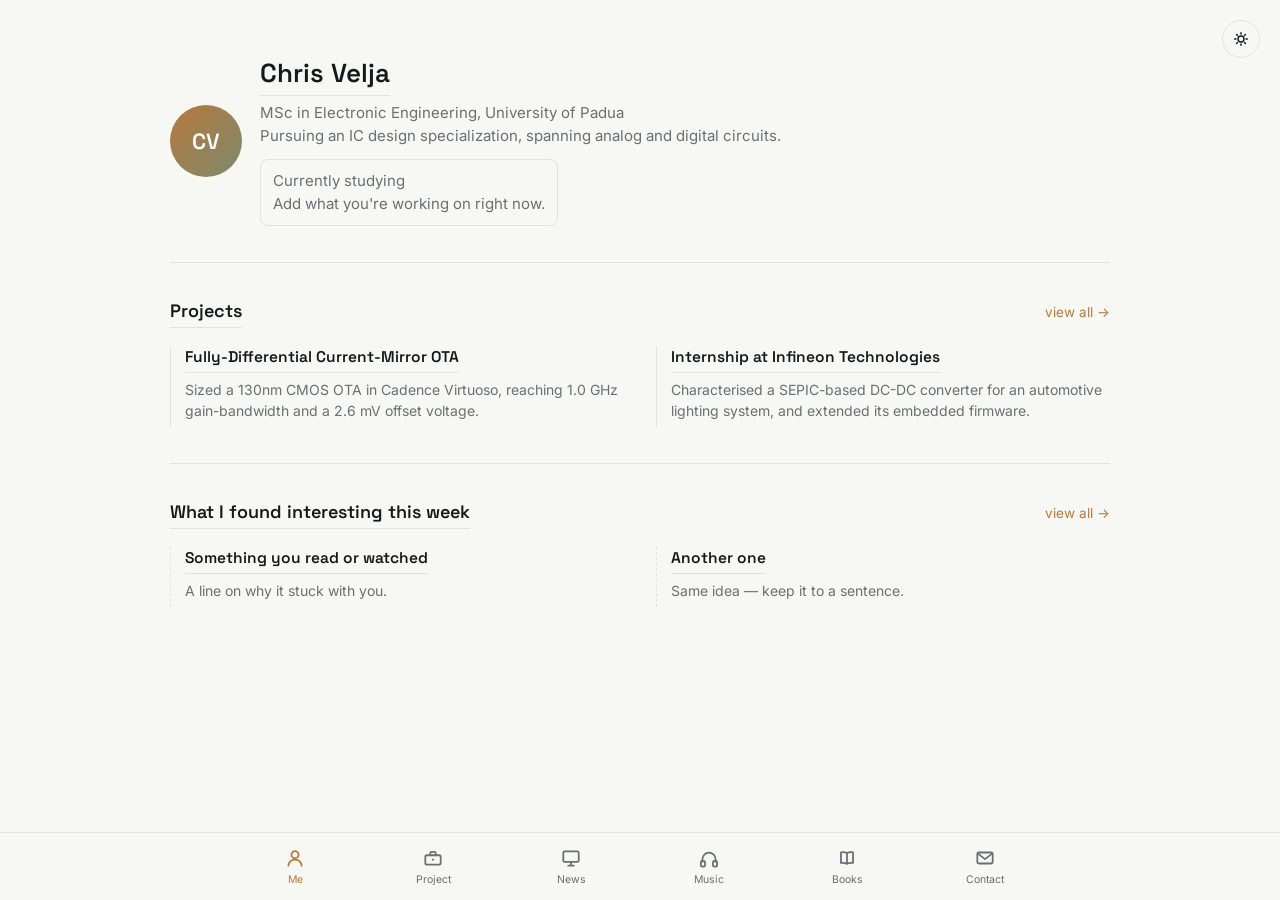
<file: index.html>
<!DOCTYPE html>
<html lang="en">
<head>
<meta charset="UTF-8">
<meta name="viewport" content="width=device-width, initial-scale=1, viewport-fit=cover">
<title>Chris Velja</title>
<link rel="preconnect" href="https://fonts.googleapis.com">
<link rel="preconnect" href="https://fonts.gstatic.com" crossorigin>
<link href="https://fonts.googleapis.com/css2?family=Inter:wght@400;500;600&family=Space+Grotesk:wght@500;600;700&display=swap" rel="stylesheet">
<link rel="stylesheet" href="styles.css">
</head>
<body>

<button class="theme-toggle" id="theme-toggle" aria-label="Toggle color theme">
  <svg id="icon-sun" viewBox="0 0 20 20" fill="none" stroke="currentColor" stroke-width="1.6" stroke-linecap="round"><circle cx="10" cy="10" r="3.3"/><path d="M10 3v1.4M10 15.6V17M3 10h1.4M15.6 10H17M5.1 5.1l1 1M13.9 13.9l1 1M14.9 5.1l-1 1M6.1 13.9l-1 1"/></svg>
  <svg id="icon-moon" viewBox="0 0 20 20" fill="none" stroke="currentColor" stroke-width="1.6" stroke-linecap="round" stroke-linejoin="round" style="display:none"><path d="M15.5 11.8A6 6 0 0 1 8.2 4.5a6 6 0 1 0 7.3 7.3Z"/></svg>
</button>

<div class="shell">

  <section class="page" id="page-me">
    <div class="hero">
      <div class="avatar">CV</div>
      <div>
        <h1>Chris Velja</h1>
        <p>MSc in Electronic Engineering, University of Padua<br>Pursuing an IC design specialization, spanning analog and digital circuits.</p>
        <div class="study-box">
          <p class="study-label">Currently studying</p>
          <p class="study-text">Add what you're working on right now.</p>
        </div>
      </div>
    </div>

    <hr>
    <div class="section-head">
      <h2>Projects</h2>
      <button class="view-all" data-goto="project">view all →</button>
    </div>
    <div class="list">
      <div class="item">
        <h3>Fully-Differential Current-Mirror OTA</h3>
        <p>Sized a 130nm CMOS OTA in Cadence Virtuoso, reaching 1.0&nbsp;GHz gain-bandwidth and a 2.6&nbsp;mV offset voltage.</p>
      </div>
      <div class="item">
        <h3>Internship at Infineon Technologies</h3>
        <p>Characterised a SEPIC-based DC-DC converter for an automotive lighting system, and extended its embedded firmware.</p>
      </div>
    </div>

    <hr>
    <div class="section-head">
      <h2>What I found interesting this week</h2>
      <button class="view-all" data-goto="news">view all →</button>
    </div>
    <div class="list">
      <div class="item is-placeholder">
        <h3>Something you read or watched</h3>
        <p>A line on why it stuck with you.</p>
      </div>
      <div class="item is-placeholder">
        <h3>Another one</h3>
        <p>Same idea — keep it to a sentence.</p>
      </div>
    </div>
  </section>

  <section class="page" id="page-project" hidden>
    <h2 class="page-title">Projects</h2>
    <p class="page-sub">Internships &amp; academic projects</p>

    <h3 class="subsection-title">Internships</h3>
    <div class="list">
      <div class="item">
        <h3>Internship at Infineon Technologies</h3>
        <p>Engineering intern, Power Electronics &amp; Embedded Firmware (Mar–Jun 2025). Characterised a SEPIC-based DC-DC converter for an automotive Adaptive Driving Beam system, extended its embedded firmware (C, DAvE&nbsp;IDE), and validated switching behaviour on the bench.</p>
      </div>
    </div>

    <h3 class="subsection-title">Academic Projects</h3>
    <div class="list">
      <div class="item">
        <h3>CMOS Current Mirrors</h3>
        <p>Analysed a basic current mirror's DC/AC behaviour and its sensitivity to process spread and device mismatch, then designed a wide-swing cascode version meeting a 100&nbsp;kΩ output-resistance target.</p>
        <a href="01_CM_Current_Mirrors.pdf" target="_blank" rel="noopener">View PDF</a>
      </div>
      <div class="item">
        <h3>Fully-Differential Current-Mirror OTA</h3>
        <p>Sized a fully-differential current-mirror OTA in 130nm CMOS, achieving 1.0&nbsp;GHz gain-bandwidth, 31.4&nbsp;dB DC gain, and a 2.6&nbsp;mV offset voltage via Monte Carlo mismatch analysis.</p>
        <a href="02_Fully_Differential_CM_OTA.pdf" target="_blank" rel="noopener">View PDF</a>
      </div>
      <div class="item">
        <h3>Two-Stage OTA with Miller Compensation</h3>
        <p>Designed a two-stage, Miller-compensated OTA for a capacitive feedback amplifier, meeting the 70° phase margin, static/dynamic error, and sub-2&nbsp;mV offset specifications.</p>
        <a href="03_Two_Stage_OTA_Feedback_Amplifier.pdf" target="_blank" rel="noopener">View PDF</a>
      </div>
      <div class="item">
        <h3>Low-Voltage Bandgap Voltage Reference</h3>
        <p>Designed and calibrated an LV-BGR to 799.8&nbsp;mV, tuning its resistors to bring the temperature coefficient down to about 5.8&nbsp;ppm/°C.</p>
        <a href="04_Low_Voltage_Bandgap_Reference.pdf" target="_blank" rel="noopener">View PDF</a>
      </div>
      <div class="item is-placeholder">
        <h3>Next project</h3>
        <p>Short intro — what it is, what you used, what you learned.</p>
        <a href="#">View PDF</a>
      </div>
    </div>
  </section>

  <section class="page" id="page-news" hidden>
    <h2 class="page-title">News</h2>
    <p class="page-sub">Videos, talks and things worth a watch</p>
    <div class="list">
      <div class="item">
        <h3>ISSCC 2026: NVIDIA &amp; Broadcom CPO, and more</h3>
        <p>SemiAnalysis's roundup of ISSCC 2026 — NVIDIA and Broadcom's co-packaged optics work, alongside HBM4, LPDDR6, and new die-to-die interconnect papers from Intel, TSMC, and Microsoft.</p>
        <a href="https://newsletter.semianalysis.com/p/isscc-2026-nvidia-and-broadcom-cpo" target="_blank" rel="noopener">Read it</a>
      </div>
      <div class="item is-placeholder"><h3>Another one</h3><p>Same idea — keep it to a sentence.</p></div>
    </div>
  </section>

  <section class="page" id="page-music" hidden>
    <div class="music-head">
      <h2 class="page-title">Music</h2>
      <div class="service-toggle" role="group" aria-label="Preferred music service">
        <button class="svc-btn" data-svc="spotify">Spotify</button>
        <button class="svc-btn" data-svc="apple">Apple Music</button>
      </div>
    </div>

    <div class="spotify-connect" id="music-empty">
      <p>No listening data yet — check back soon.</p>
    </div>

    <div id="music-shelf" hidden>
      <p class="day-label" id="music-day-label">Today</p>
      <div class="vinyl-stage"><div class="vinyl-track" id="vinyl-track"></div></div>
      <p class="hint">Drag left or right to see other sets of 4 — click a record to open it.</p>
    </div>

    <div class="vinyl-detail" id="vinyl-detail" hidden>
      <button class="back-chevron" id="vinyl-back" aria-label="Back to shelf">‹</button>
      <div class="vinyl-disc-pop" id="vinyl-disc-pop"></div>
      <div class="vinyl-info">
        <p class="vinyl-played" id="vinyl-played"></p>
        <h3 id="vinyl-title"></h3>
        <p id="vinyl-artist"></p>
        <div class="play-row">
          <button class="play-circle" id="vinyl-play" aria-label="Play">▶</button>
          <span class="waveform" aria-hidden="true"><span></span><span></span><span></span><span></span><span></span><span></span><span></span><span></span><span></span><span></span></span>
        </div>
        <p class="hint">Drag left or right to flip through the other records.</p>
      </div>
    </div>
  </section>

  <section class="page" id="page-books" hidden>
    <h2 class="page-title">Books</h2>
    <div class="book-spread" id="book-spread">
      <div class="book-side book-left"><div class="book-cover" id="book-cover"></div></div>
      <div class="book-side book-right">
        <h3 id="book-title"></h3>
        <p class="book-author" id="book-author"></p>
        <p class="book-about" id="book-about"></p>
        <a class="contact-link" id="book-link" href="#" target="_blank" rel="noopener">See / buy it</a>
      </div>
    </div>
    <div class="flip-nav">
      <button class="flip-arrow" id="book-prev" aria-label="Previous book">‹</button>
      <button class="flip-arrow" id="book-next" aria-label="Next book">›</button>
    </div>
    <p class="hint">Drag left or right, or use the arrows, to flip to another book.</p>
  </section>

  <section class="page" id="page-contact" hidden>
    <h2 class="page-title">Contact</h2>
    <p class="page-sub">Best way to reach me</p>
    <a class="contact-link" href="mailto:chris@example.com">chris@example.com</a><br>
    <a class="contact-link" href="#">linkedin.com/in/your-handle</a>
  </section>

</div>

<nav class="tabbar" aria-label="Primary">
  <button class="nav-btn" data-page="me" aria-label="Me">
    <svg viewBox="0 0 20 20" fill="none" stroke="currentColor" stroke-width="1.6" stroke-linecap="round" stroke-linejoin="round"><circle cx="10" cy="7" r="3.2"/><path d="M4 17c0-3.3 2.7-5.5 6-5.5s6 2.2 6 5.5"/></svg>
    Me
  </button>
  <button class="nav-btn" data-page="project" aria-label="Project">
    <svg viewBox="0 0 20 20" fill="none" stroke="currentColor" stroke-width="1.6" stroke-linecap="round" stroke-linejoin="round"><rect x="3" y="7.5" width="14" height="8.5" rx="1.5"/><path d="M7.5 7.5V5.7A1.2 1.2 0 0 1 8.7 4.5h2.6A1.2 1.2 0 0 1 12.5 5.7v1.8"/><rect x="9" y="10.6" width="2" height="1.6" rx="0.3" fill="currentColor" stroke="none"/></svg>
    Project
  </button>
  <button class="nav-btn" data-page="news" aria-label="News">
    <svg viewBox="0 0 20 20" fill="none" stroke="currentColor" stroke-width="1.6" stroke-linecap="round" stroke-linejoin="round"><rect x="3" y="4" width="14" height="9.5" rx="1.2"/><path d="M7.5 17h5M10 13.5V17"/></svg>
    News
  </button>
  <button class="nav-btn" data-page="music" aria-label="Music">
    <svg viewBox="0 0 20 20" fill="none" stroke="currentColor" stroke-width="1.6" stroke-linecap="round" stroke-linejoin="round"><path d="M4 13.5v-2.3a6 6 0 0 1 12 0v2.3"/><rect x="2.6" y="12.6" width="3.8" height="5.2" rx="1.5"/><rect x="13.6" y="12.6" width="3.8" height="5.2" rx="1.5"/></svg>
    Music
  </button>
  <button class="nav-btn" data-page="books" aria-label="Books">
    <svg viewBox="0 0 20 20" fill="none" stroke="currentColor" stroke-width="1.6" stroke-linecap="round" stroke-linejoin="round"><path d="M10 5.5c-1.4-.8-3.4-1-5.5-.7v9.7c2.1-.3 4.1-.1 5.5.7 1.4-.8 3.4-1 5.5-.7V4.8c-2.1-.3-4.1-.1-5.5.7Z"/><path d="M10 5.5v9.7"/></svg>
    Books
  </button>
  <button class="nav-btn" data-page="contact" aria-label="Contact">
    <svg viewBox="0 0 20 20" fill="none" stroke="currentColor" stroke-width="1.6" stroke-linecap="round" stroke-linejoin="round"><rect x="3" y="5" width="14" height="10" rx="1.5"/><path d="M3.5 6l6.5 5 6.5-5"/></svg>
    Contact
  </button>
</nav>

<script src="script.js"></script>
</body>
</html>
</file>
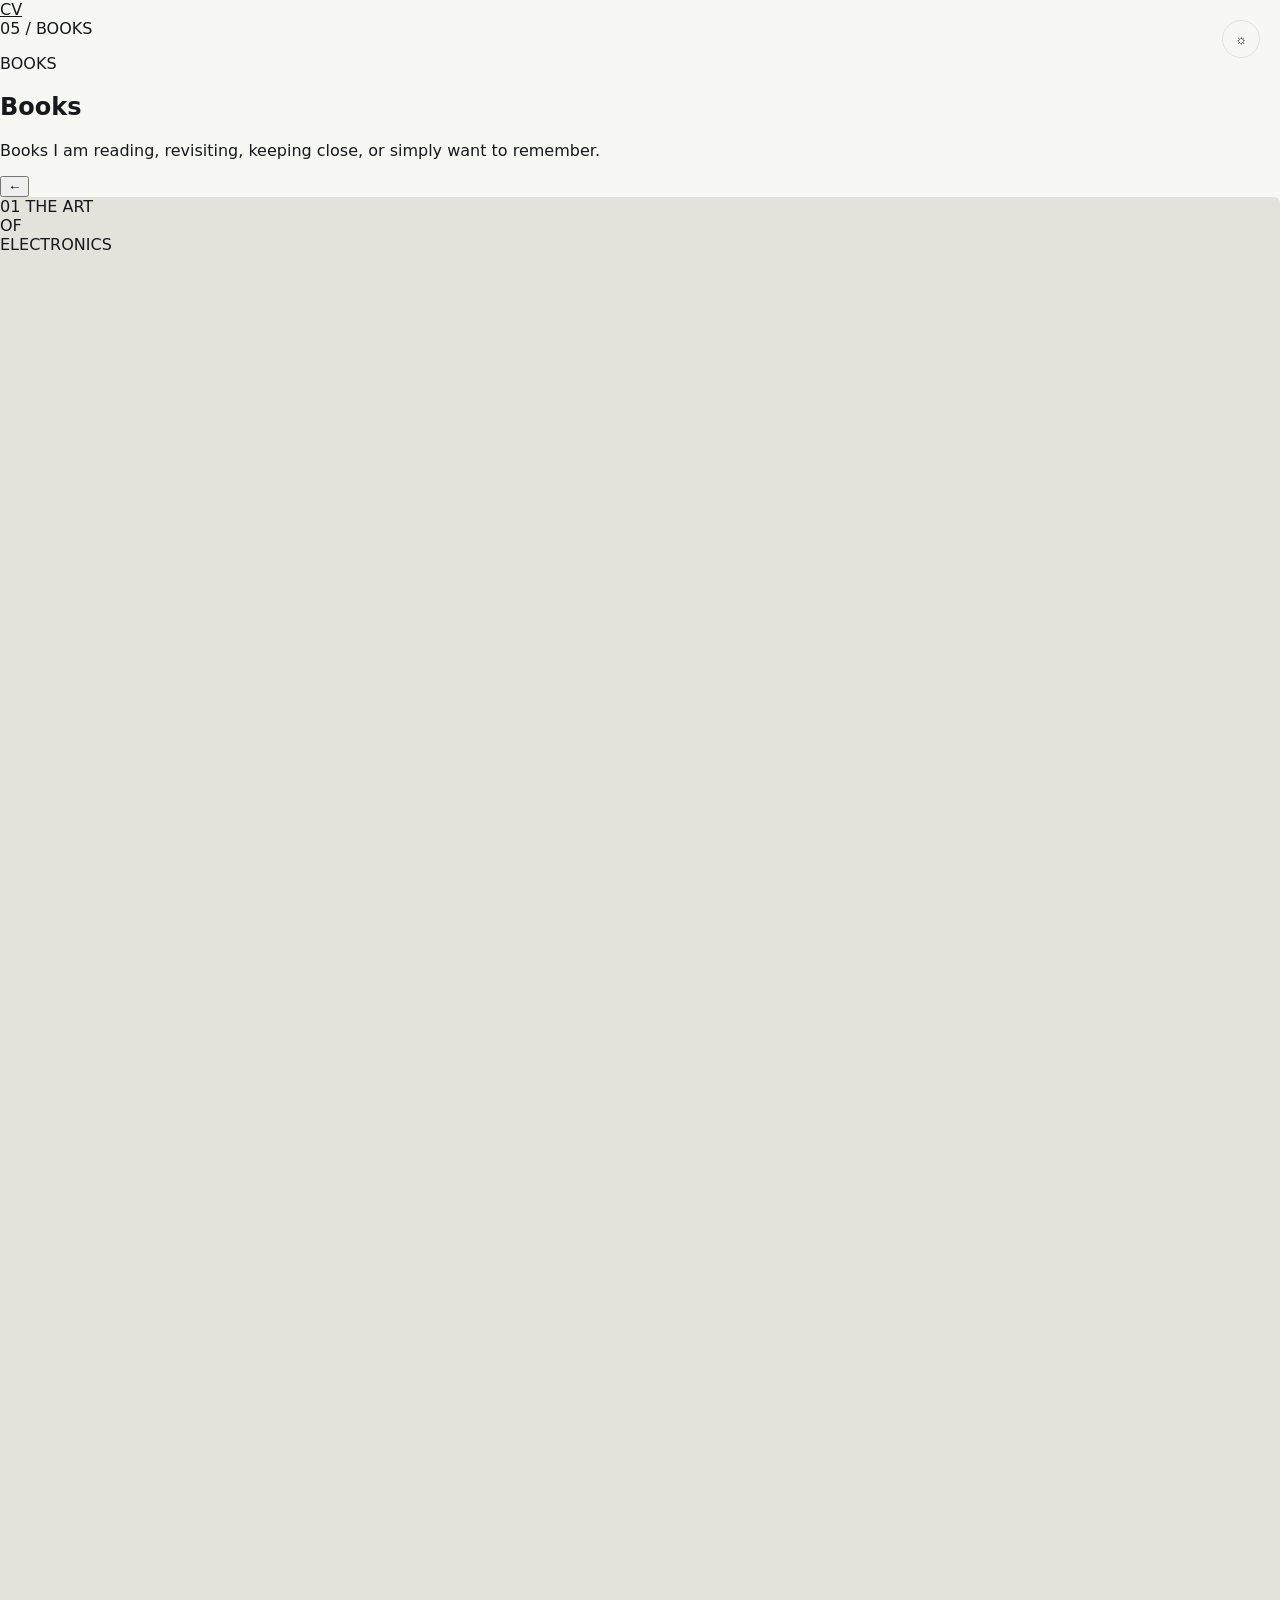
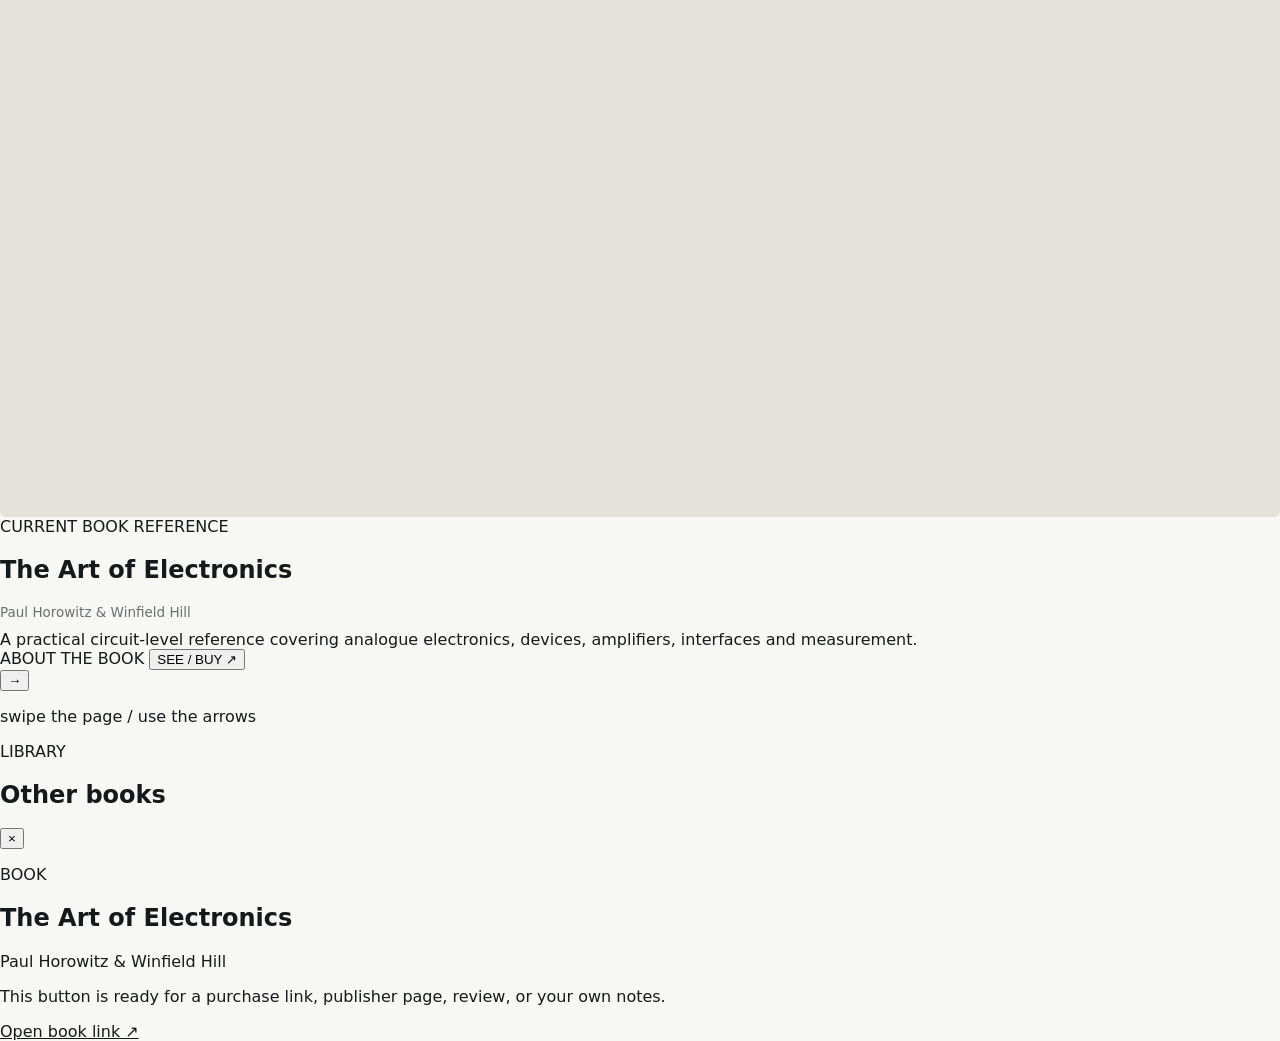
<file: books.html>
<!DOCTYPE html>
<html lang="en">
<head>
<meta charset="UTF-8">
<meta name="viewport" content="width=device-width, initial-scale=1.0">
<meta name="description" content="Chris Velja — Books.">
<title>Chris Velja — Books</title>
<link rel="stylesheet" href="styles.css?v=20260920b">
</head>
<body data-page="books" class="books-page-shell">
<header class="topbar">
  <a class="wordmark" href="index.html">CV</a>
  <div class="top-actions">
    <span class="page-index">05 / BOOKS</span>
    <button class="theme-toggle" data-theme-toggle aria-label="Toggle dark/light mode">
      <span data-theme-icon>☼</span>
    </button>
  </div>
</header>

<main class="books-main">
  <section class="books-intro">
    <div>
      <p class="mini">BOOKS</p>
      <h1>Books</h1>
    </div>
    <p>Books I am reading, revisiting, keeping close, or simply want to remember.</p>
  </section>

  <section class="book-feature" aria-label="Featured book">
    <button class="book-arrow book-arrow-left" data-book-prev aria-label="Previous book">←</button>

    <div class="open-book" data-book-spread tabindex="0" aria-label="Book viewer. Swipe or use the arrows to change books.">
      <div class="book-page-left">
        <div class="book-cover" data-current-book-cover>
          <span class="cover-number">01</span>
          <span class="cover-title">THE ART<br>OF<br>ELECTRONICS</span>
        </div>
        <span class="book-shadow"></span>
      </div>

      <div class="book-spine" aria-hidden="true"></div>

      <div class="book-page-right">
        <div class="book-page-topline">
          <span class="mini">CURRENT BOOK</span>
          <span data-current-book-year>REFERENCE</span>
        </div>
        <h2 data-current-book-title>The Art of Electronics</h2>
        <p class="book-author" data-current-book-author>Paul Horowitz &amp; Winfield Hill</p>
        <div class="book-description" data-current-book-description>
          A practical circuit-level reference covering analogue electronics, devices, amplifiers, interfaces and measurement.
        </div>
        <div class="book-bottom">
          <span class="mini">ABOUT THE BOOK</span>
          <button data-book-open>SEE / BUY ↗</button>
        </div>
      </div>
    </div>

    <button class="book-arrow book-arrow-right" data-book-next aria-label="Next book">→</button>
    <p class="book-swipe-hint">swipe the page / use the arrows</p>
  </section>

  <section class="book-archive">
    <div class="section-heading">
      <div>
        <p class="mini">LIBRARY</p>
        <h2>Other books</h2>
      </div>
      <span class="archive-count" data-book-count></span>
    </div>
    <div class="book-shelf" data-book-archive></div>
  </section>
</main>

<div class="book-modal" data-book-modal aria-hidden="true">
  <div class="book-modal-backdrop" data-book-close></div>
  <section class="book-modal-card" role="dialog" aria-modal="true" aria-labelledby="book-modal-title">
    <button class="service-close" data-book-close aria-label="Close">×</button>
    <p class="mini">BOOK</p>
    <h2 id="book-modal-title">The Art of Electronics</h2>
    <p id="book-modal-author">Paul Horowitz &amp; Winfield Hill</p>
    <p class="modal-note">This button is ready for a purchase link, publisher page, review, or your own notes.</p>
    <a class="book-modal-link" href="#" target="_blank" rel="noreferrer" data-book-link>Open book link ↗</a>
  </section>
</div>

<div data-nav-placeholder></div>
<script src="data/content.js?v=20260920b"></script>
<script src="js/site.js?v=20260920b"></script>
</body>
</html>
</file>
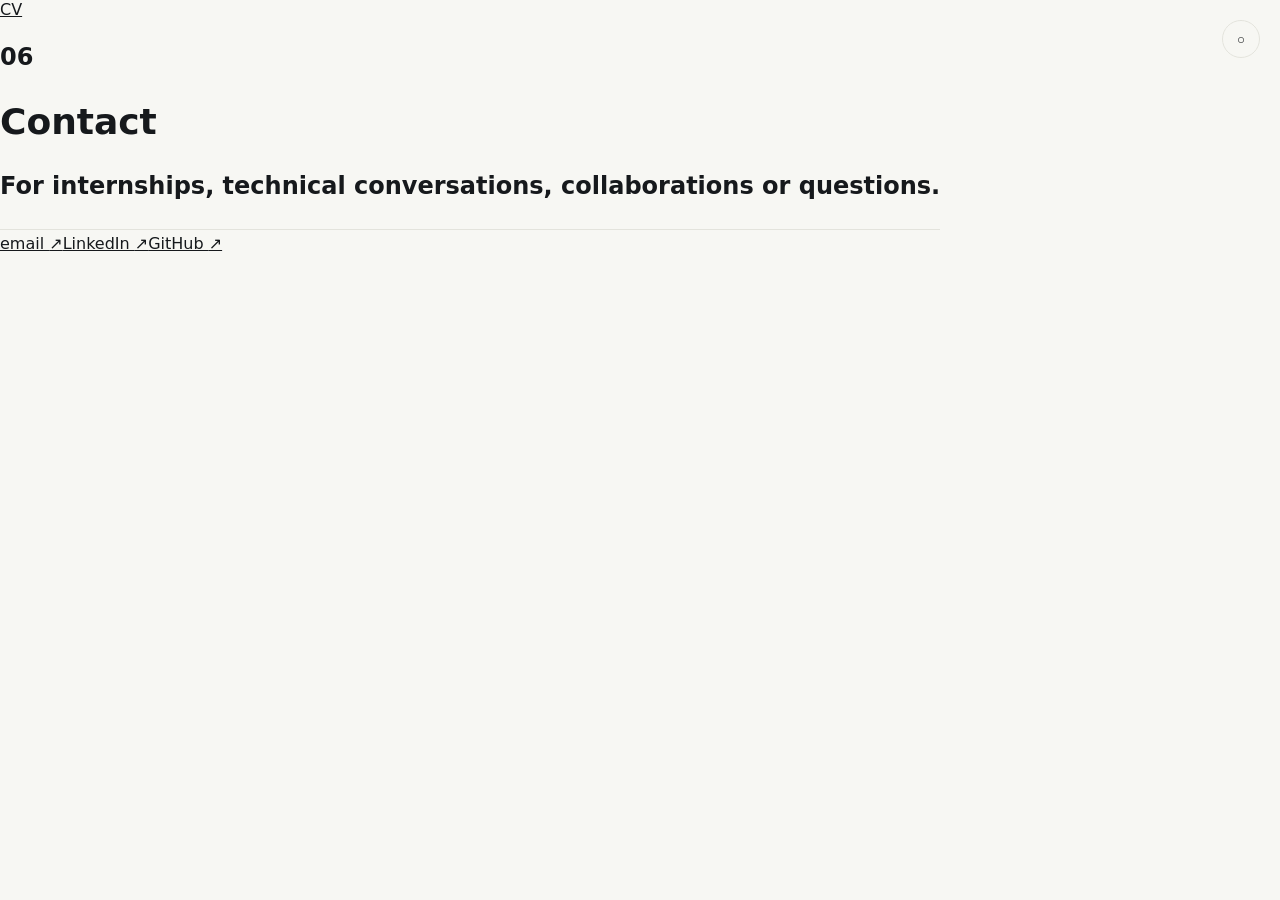
<file: contact.html>
<!DOCTYPE html>
<html lang="en"><head><meta charset="UTF-8"><meta name="viewport" content="width=device-width,initial-scale=1.0"><title>Chris Velja — Contact</title><link rel="stylesheet" href="styles.css?v=20260920b"></head>
<body data-page="contact"><header class="topbar"><a class="wordmark" href="index.html">CV</a><button class="theme-toggle" data-theme-toggle aria-label="Toggle dark/light mode"><span data-theme-icon>○</span></button></header>
<main class="inner-page contact-page"><section class="page-title"><p class="mini">06</p><h1>Contact</h1><p>For internships, technical conversations, collaborations or questions.</p></section><section class="contact-links"><a href="mailto:chris.velja@studenti.unipd.it">email <span>↗</span></a><a href="https://www.linkedin.com/in/veljachris/" target="_blank">LinkedIn <span>↗</span></a><a href="https://github.com/chrisvelja" target="_blank">GitHub <span>↗</span></a></section></main><div data-nav-placeholder></div><script src="data/content.js?v=20260920b"></script><script src="js/site.js?v=20260920b"></script></body></html>
</file>
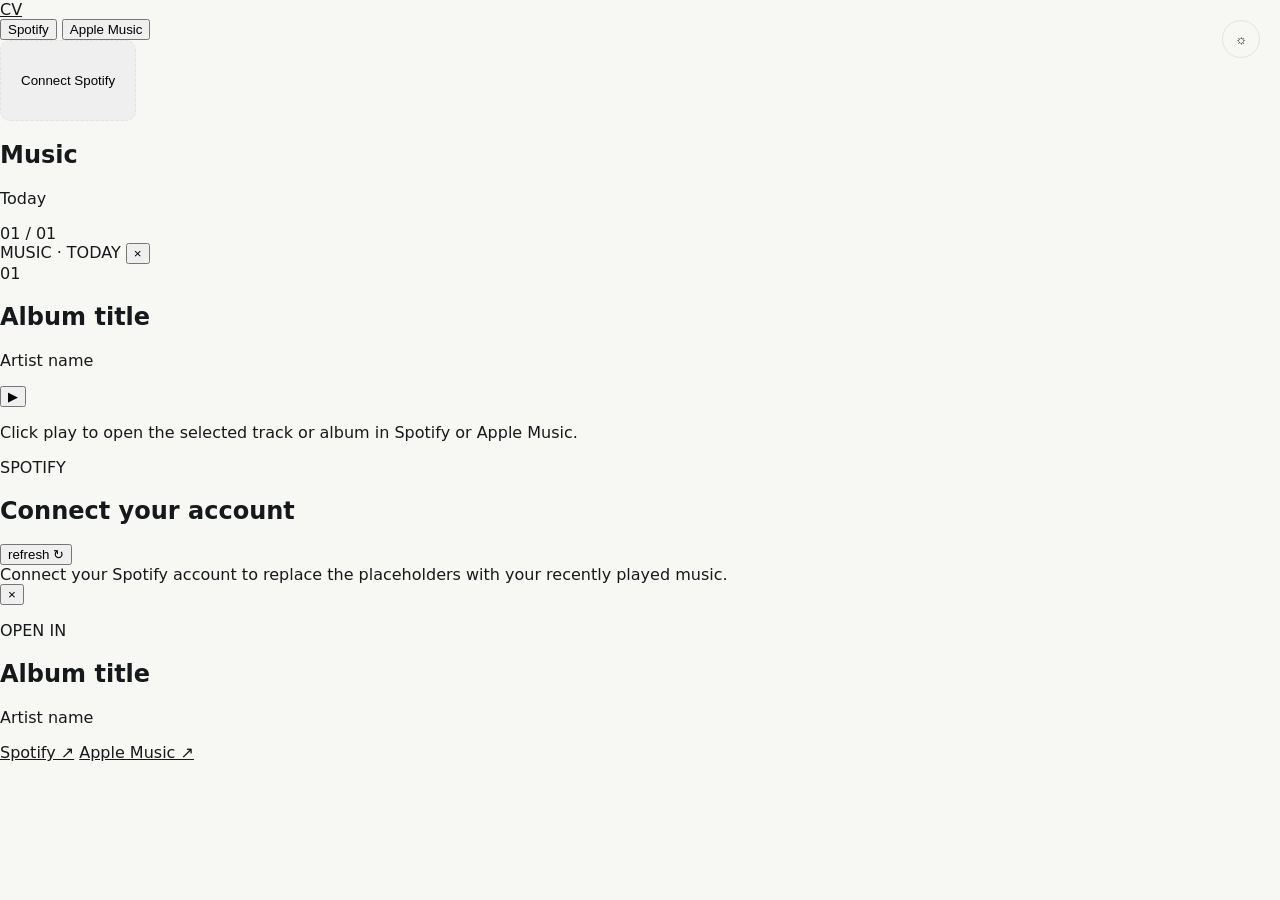
<file: music.html>
<!DOCTYPE html>
<html lang="en">
<head>
<meta charset="UTF-8">
<meta name="viewport" content="width=device-width, initial-scale=1.0">
<meta name="description" content="Chris Velja — Music.">
<title>Chris Velja — Music</title>
<link rel="stylesheet" href="styles.css?v=20260920b">
</head>
<body data-page="music" class="music-page">
<header class="topbar music-topbar">
  <a class="wordmark music-back" href="index.html">CV</a>

  <div class="music-header-right">
    <div class="music-service-switch" role="group" aria-label="Choose music service">
      <button type="button" class="music-service-option active" data-service-select="spotify">Spotify</button>
      <button type="button" class="music-service-option" data-service-select="apple">Apple Music</button>
    </div>

    <button type="button" class="spotify-connect" data-spotify-connect>
      <span class="spotify-status-dot" data-spotify-status-dot></span>
      <span data-spotify-connect-label>Connect Spotify</span>
    </button>

    <button class="theme-toggle" data-theme-toggle aria-label="Toggle dark/light mode">
      <span data-theme-icon>☼</span>
    </button>
  </div>
</header>

<main class="music-main">
  <section class="music-heading">
    <h1>Music</h1>
    <div class="music-heading-rule"></div>
    <p>Today</p>
  </section>

  <section class="music-vinyl-area">
    <div class="vinyl-stage" data-music-carousel aria-label="Four vinyl records">
      <!-- Four records are rendered here by JavaScript. -->
    </div>
    <div class="vinyl-set-indicator" aria-live="polite">
      <span data-vinyl-set-current>01</span>
      <span>/</span>
      <span data-vinyl-set-total>01</span>
    </div>
  </section>

  <section class="music-phone" data-music-phone aria-label="Selected music">
    <div class="phone-header">
      <span class="mini">MUSIC · TODAY</span>
      <button type="button" class="phone-close" data-music-phone-close aria-label="Close selected music">×</button>
    </div>

    <div class="phone-screen">
      <div class="phone-album-art album-art cover-a" data-current-art>
        <span>01</span>
      </div>

      <div class="phone-details">
        <h2 data-current-title>Album title</h2>
        <p data-current-artist>Artist name</p>
      </div>

      <div class="phone-actions">
        <button type="button" class="phone-play" data-listen-open aria-label="Open selected music">▶</button>
        <div class="phone-waveform" aria-hidden="true">
          <i></i><i></i><i></i><i></i><i></i><i></i><i></i><i></i>
          <i></i><i></i><i></i><i></i><i></i><i></i><i></i><i></i>
          <i></i><i></i><i></i><i></i><i></i><i></i><i></i><i></i>
        </div>
      </div>

      <p class="phone-help">Click play to open the selected track or album in Spotify or Apple Music.</p>
    </div>
  </section>

  <section class="spotify-history">
    <div class="spotify-history-heading">
      <div>
        <span class="mini">SPOTIFY</span>
        <h2 data-history-title>Connect your account</h2>
      </div>
      <button type="button" data-spotify-history-refresh class="history-refresh">refresh ↻</button>
    </div>

    <div class="spotify-message" data-spotify-message>
      Connect your Spotify account to replace the placeholders with your recently played music.
    </div>

    <div class="history-list" data-spotify-history-list></div>
  </section>
</main>

<div class="service-modal" data-service-modal aria-hidden="true">
  <div class="service-backdrop" data-service-close></div>
  <section class="service-card" role="dialog" aria-modal="true" aria-labelledby="service-title">
    <button class="service-close" data-service-close aria-label="Close">×</button>
    <p class="mini">OPEN IN</p>
    <h2 id="service-title">Album title</h2>
    <p id="service-artist">Artist name</p>
    <div class="service-actions">
      <a href="#" target="_blank" rel="noreferrer" data-spotify-link>Spotify ↗</a>
      <a href="#" target="_blank" rel="noreferrer" data-apple-link>Apple Music ↗</a>
    </div>
  </section>
</div>

<div data-nav-placeholder></div>
<script src="data/content.js?v=20260920b"></script>
<script src="js/site.js?v=20260920b"></script>
</body>
</html>
</file>
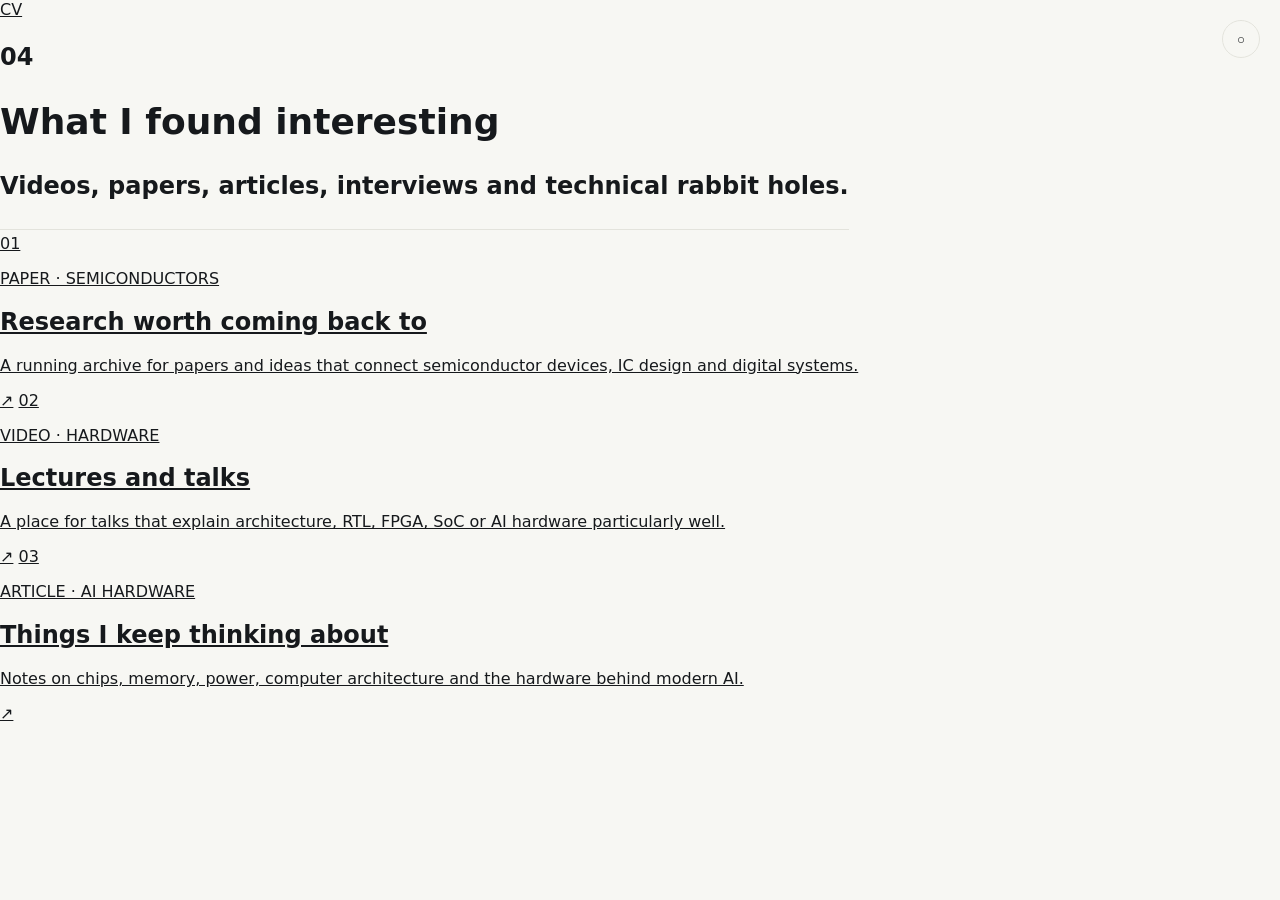
<file: news.html>
<!DOCTYPE html>
<html lang="en"><head><meta charset="UTF-8"><meta name="viewport" content="width=device-width,initial-scale=1.0"><title>Chris Velja — News</title><link rel="stylesheet" href="styles.css?v=20260920b"></head>
<body data-page="news"><header class="topbar"><a class="wordmark" href="index.html">CV</a><button class="theme-toggle" data-theme-toggle aria-label="Toggle dark/light mode"><span data-theme-icon>○</span></button></header>
<main class="inner-page"><section class="page-title"><p class="mini">04</p><h1>What I found interesting</h1><p>Videos, papers, articles, interviews and technical rabbit holes.</p></section><section class="interest-list">
<a class="interest-row" href="#"><span class="row-no">01</span><div><p class="mini">PAPER · SEMICONDUCTORS</p><h2>Research worth coming back to</h2><p>A running archive for papers and ideas that connect semiconductor devices, IC design and digital systems.</p></div><span>↗</span></a>
<a class="interest-row" href="#"><span class="row-no">02</span><div><p class="mini">VIDEO · HARDWARE</p><h2>Lectures and talks</h2><p>A place for talks that explain architecture, RTL, FPGA, SoC or AI hardware particularly well.</p></div><span>↗</span></a>
<a class="interest-row" href="#"><span class="row-no">03</span><div><p class="mini">ARTICLE · AI HARDWARE</p><h2>Things I keep thinking about</h2><p>Notes on chips, memory, power, computer architecture and the hardware behind modern AI.</p></div><span>↗</span></a>
</section></main><div data-nav-placeholder></div><script src="data/content.js?v=20260920b"></script><script src="js/site.js?v=20260920b"></script></body></html>
</file>
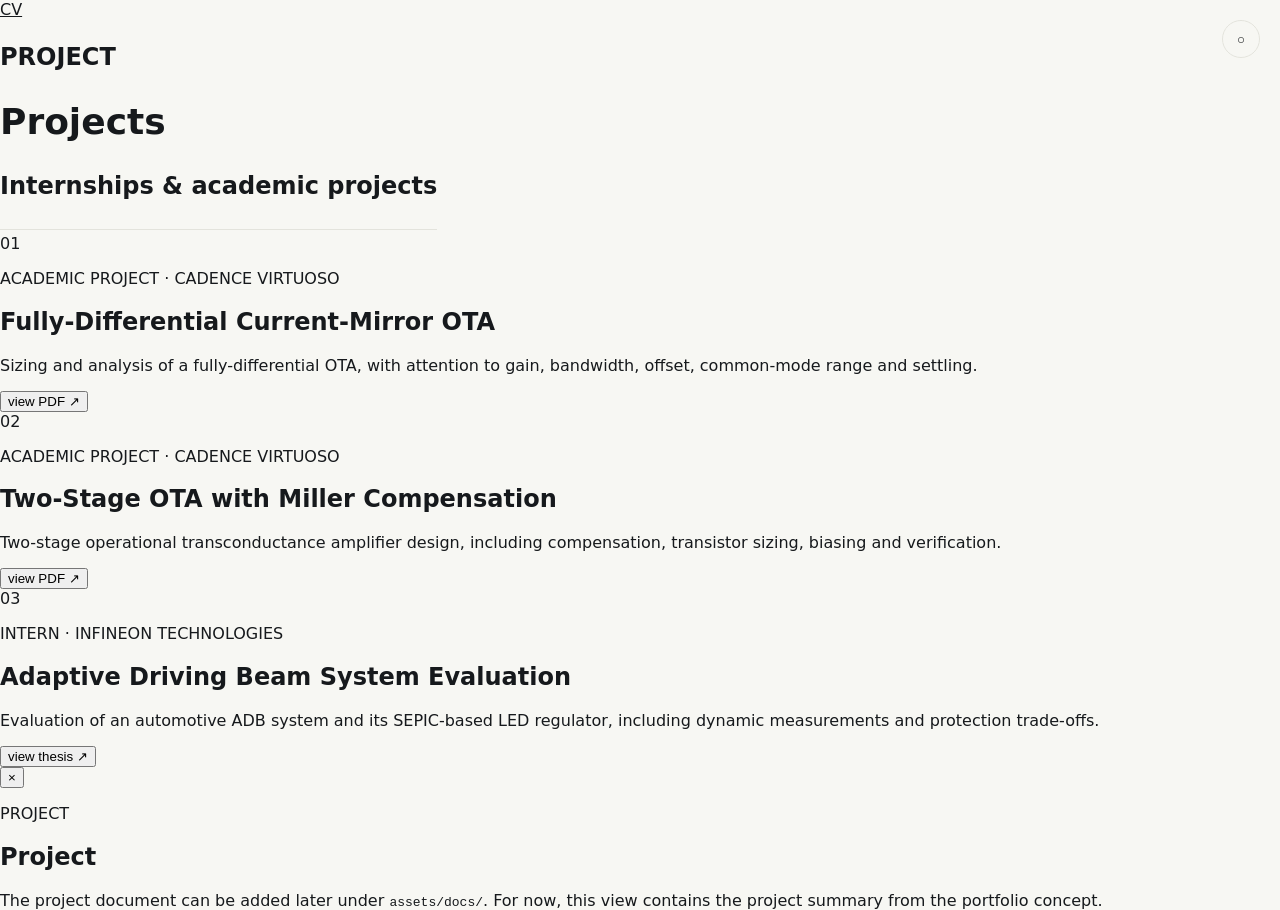
<file: projects.html>
<!DOCTYPE html>
<html lang="en">
<head><meta charset="UTF-8"><meta name="viewport" content="width=device-width,initial-scale=1.0"><title>Chris Velja — Projects</title><link rel="stylesheet" href="styles.css?v=20260920b"></head>
<body data-page="projects">
<header class="topbar"><a class="wordmark" href="index.html">CV</a><button class="theme-toggle" data-theme-toggle aria-label="Toggle dark/light mode"><span data-theme-icon>○</span></button></header>
<main class="inner-page">
  <section class="page-title"><p class="mini">PROJECT</p><h1>Projects</h1><p>Internships &amp; academic projects</p></section>
  <section class="project-sheet">
    <article id="project-1" class="sheet-row"><span class="row-no">01</span><div><p class="mini">ACADEMIC PROJECT · CADENCE VIRTUOSO</p><h2>Fully-Differential Current-Mirror OTA</h2><p>Sizing and analysis of a fully-differential OTA, with attention to gain, bandwidth, offset, common-mode range and settling.</p></div><button data-project="ota1">view PDF ↗</button></article>
    <article id="project-2" class="sheet-row"><span class="row-no">02</span><div><p class="mini">ACADEMIC PROJECT · CADENCE VIRTUOSO</p><h2>Two-Stage OTA with Miller Compensation</h2><p>Two-stage operational transconductance amplifier design, including compensation, transistor sizing, biasing and verification.</p></div><button data-project="ota2">view PDF ↗</button></article>
    <article id="project-3" class="sheet-row"><span class="row-no">03</span><div><p class="mini">INTERN · INFINEON TECHNOLOGIES</p><h2>Adaptive Driving Beam System Evaluation</h2><p>Evaluation of an automotive ADB system and its SEPIC-based LED regulator, including dynamic measurements and protection trade-offs.</p></div><button data-project="adb">view thesis ↗</button></article>
  </section>
</main>
<div id="project-modal" class="overlay" aria-hidden="true"><div class="overlay-backdrop" data-project-close></div><section class="project-modal" role="dialog" aria-modal="true"><button class="close" data-project-close>×</button><p class="mini" id="modal-kicker">PROJECT</p><h2 id="modal-title">Project</h2><p id="modal-copy"></p><p class="modal-note">The project document can be added later under <code>assets/docs/</code>. For now, this view contains the project summary from the portfolio concept.</p></section></div>
<div data-nav-placeholder></div><script src="data/content.js?v=20260920b"></script><script src="js/site.js?v=20260920b"></script>
</body></html>
</file>
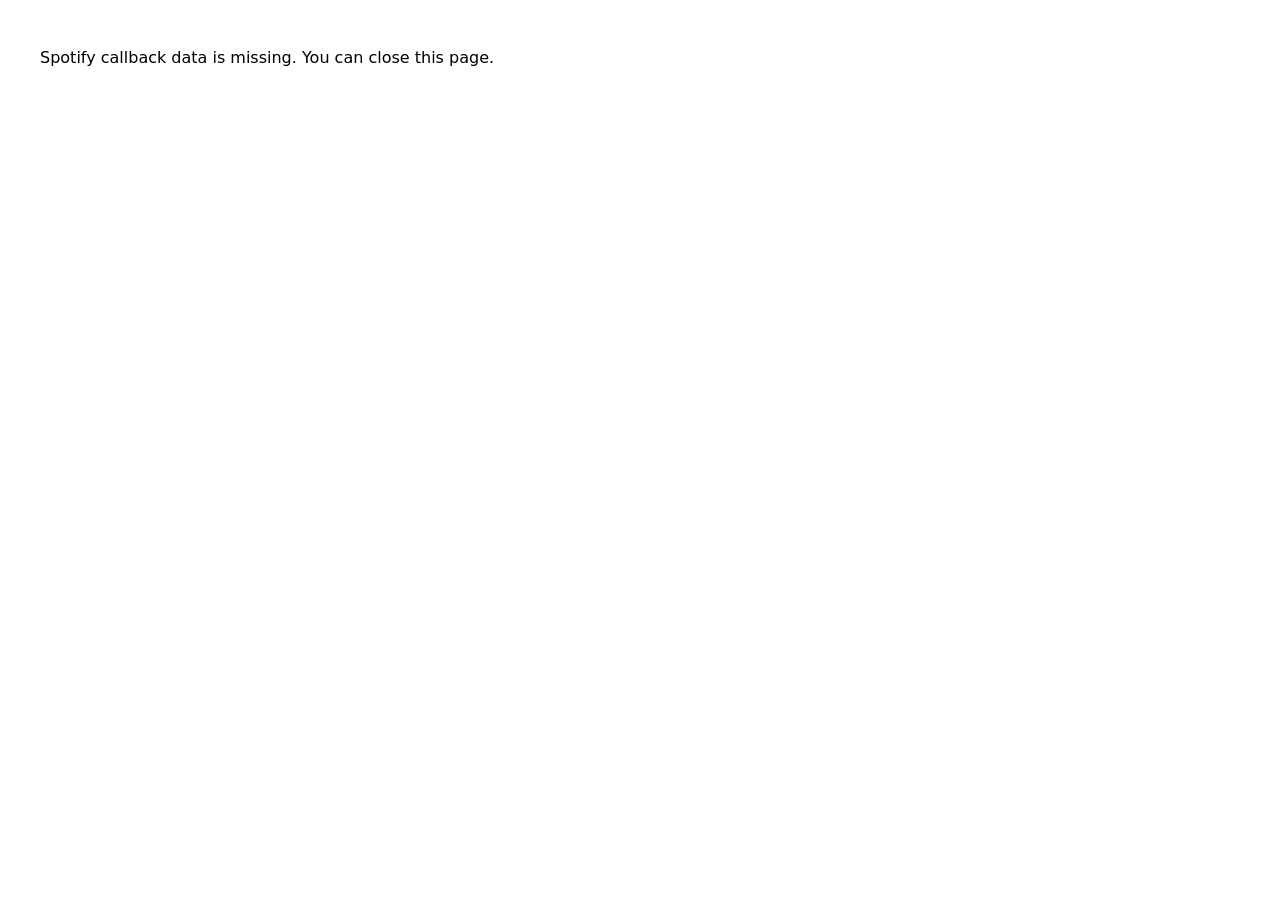
<file: spotify-callback.html>
<!DOCTYPE html>
<html lang="en">
<head>
<meta charset="UTF-8">
<meta name="viewport" content="width=device-width,initial-scale=1">
<title>Connecting Spotify…</title>
</head>
<body>
<p style="font-family:system-ui,sans-serif;padding:2rem">Connecting to Spotify…</p>
<script>
(async()=>{
  const CLIENT='ca46c981f9f54996b08404871f793f51';
  const REDIRECT=window.location.origin+window.location.pathname;
  const verifier=localStorage.getItem('spv');
  const params=new URLSearchParams(window.location.search);
  const code=params.get('code');
  const error=params.get('error');
  if(error){document.querySelector('p').textContent='Spotify authorization was cancelled or denied. You can close this page.';return;}
  if(!code||!verifier){document.querySelector('p').textContent='Spotify callback data is missing. You can close this page.';return;}
  try{
    const r=await fetch('https://accounts.spotify.com/api/token',{method:'POST',headers:{'Content-Type':'application/x-www-form-urlencoded'},body:new URLSearchParams({grant_type:'authorization_code',code,redirect_uri:REDIRECT,client_id:CLIENT,code_verifier:verifier})});
    const d=await r.json();
    if(!r.ok)throw new Error(d.error_description||d.error||'Token exchange failed');
    localStorage.setItem('spt',d.access_token);
    localStorage.setItem('spe',String(Date.now()+d.expires_in*1000));
    if(d.refresh_token)localStorage.setItem('spr',d.refresh_token);
    localStorage.removeItem('spv');
    window.location.replace(window.location.origin+window.location.pathname.replace('spotify-callback.html','')+'#music');
  }catch(err){
    console.error(err);
    document.querySelector('p').textContent='Spotify connection failed: '+err.message;
  }
})();
</script>
</body>
</html>
</file>
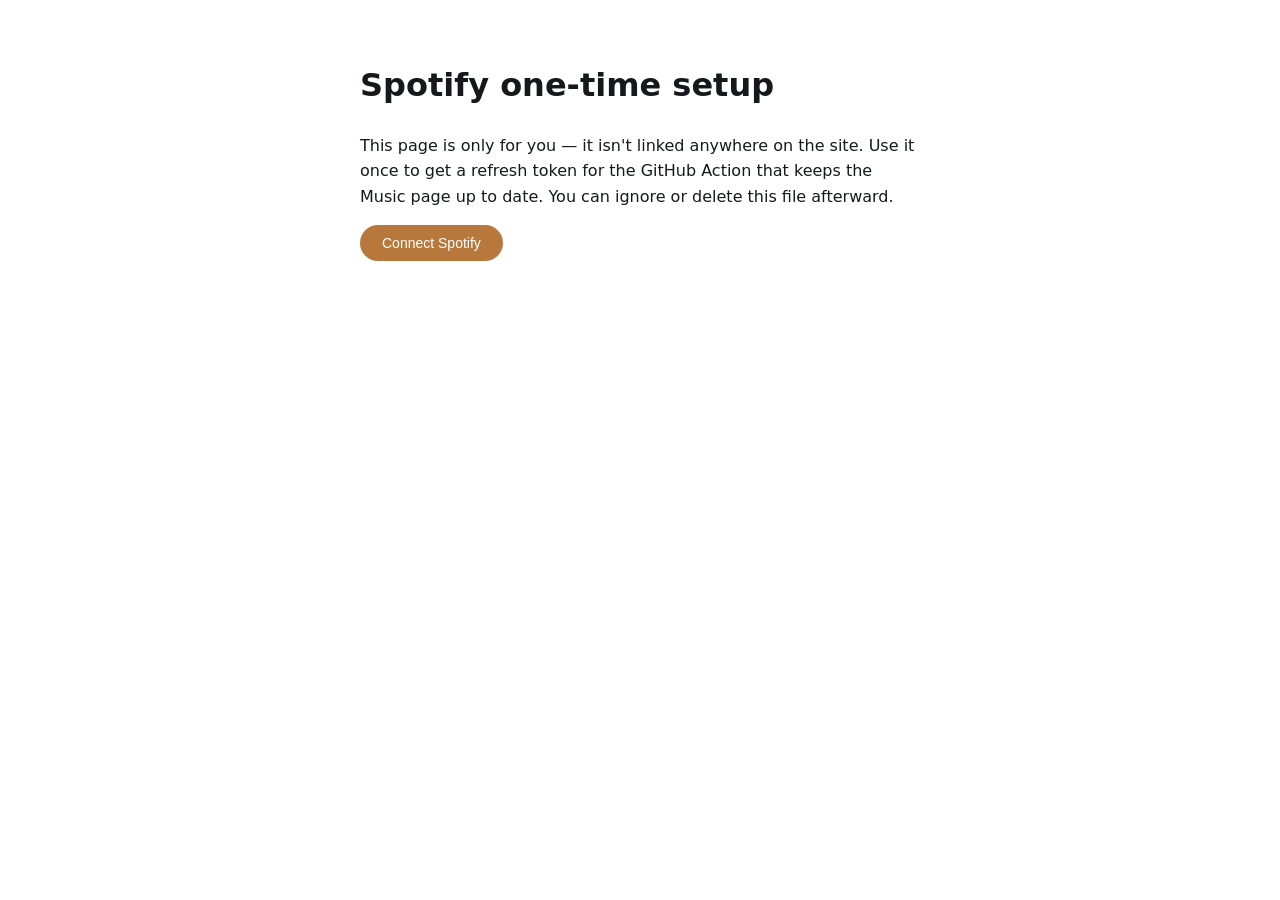
<file: spotify-setup.html>
<!DOCTYPE html>
<html lang="en">
<head>
<meta charset="UTF-8">
<meta name="viewport" content="width=device-width, initial-scale=1">
<title>Spotify setup — one-time use</title>
<style>
body{font-family:system-ui,sans-serif;max-width:560px;margin:60px auto;padding:0 20px;line-height:1.6;color:#16191C;}
button{background:#B8783C;color:#fff;border:none;border-radius:20px;padding:10px 22px;font-size:14px;cursor:pointer;}
textarea{width:100%;height:90px;margin-top:14px;font-family:monospace;font-size:12px;padding:10px;box-sizing:border-box;}
.hidden{display:none;}
code{background:#F1F0EC;padding:1px 5px;border-radius:4px;}
</style>
</head>
<body>
<h1>Spotify one-time setup</h1>
<p>This page is only for you — it isn't linked anywhere on the site. Use it
once to get a refresh token for the GitHub Action that keeps the Music page
up to date. You can ignore or delete this file afterward.</p>
<button id="connect">Connect Spotify</button>
<div id="result" class="hidden">
  <p>Copy this value into your repo's <strong>Settings → Secrets and
  variables → Actions → New repository secret</strong>, named
  <code>SPOTIFY_REFRESH_TOKEN</code>:</p>
  <textarea id="token" readonly onclick="this.select()"></textarea>
</div>
<script>
var CLIENT_ID = 'ca46c981f9f54996b08404871f793f51';
var REDIRECT_URI = 'https://chrisvelja.github.io/About-me/spotify-setup.html';
var SCOPES = 'user-read-recently-played';

function randomString(len){
  var possible = 'ABCDEFGHIJKLMNOPQRSTUVWXYZabcdefghijklmnopqrstuvwxyz0123456789';
  var out = '', arr = new Uint8Array(len);
  crypto.getRandomValues(arr);
  arr.forEach(function(v){ out += possible[v % possible.length]; });
  return out;
}
function sha256(plain){ return crypto.subtle.digest('SHA-256', new TextEncoder().encode(plain)); }
function b64url(buf){
  var bytes = new Uint8Array(buf), str = '';
  bytes.forEach(function(b){ str += String.fromCharCode(b); });
  return btoa(str).replace(/\+/g,'-').replace(/\//g,'_').replace(/=+$/,'');
}
document.getElementById('connect').addEventListener('click', async function(){
  var verifier = randomString(64);
  var challenge = b64url(await sha256(verifier));
  try { localStorage.setItem('setup_verifier', verifier); } catch(e){}
  window.location.href = 'https://accounts.spotify.com/authorize?' + new URLSearchParams({
    client_id: CLIENT_ID, response_type: 'code', redirect_uri: REDIRECT_URI,
    scope: SCOPES, code_challenge_method: 'S256', code_challenge: challenge
  });
});
(async function(){
  var params = new URLSearchParams(window.location.search);
  var code = params.get('code');
  if(!code) return;
  var verifier = null;
  try { verifier = localStorage.getItem('setup_verifier'); } catch(e){}
  if(!verifier) return;
  var res = await fetch('https://accounts.spotify.com/api/token', {
    method: 'POST',
    headers: {'Content-Type':'application/x-www-form-urlencoded'},
    body: new URLSearchParams({grant_type:'authorization_code', code:code, redirect_uri:REDIRECT_URI, client_id:CLIENT_ID, code_verifier:verifier})
  });
  var data = await res.json();
  if(data.refresh_token){
    document.getElementById('result').classList.remove('hidden');
    document.getElementById('token').value = data.refresh_token;
    history.replaceState(null, '', window.location.pathname);
  } else {
    document.body.insertAdjacentHTML('beforeend', '<p style="color:#a33">Something went wrong: ' + (data.error_description || data.error || 'unknown error') + '</p>');
  }
})();
</script>
</body>
</html>
</file>
<file: styles.css>
*{box-sizing:border-box;}
:root{--bg:#F7F7F3;--ink:#16191C;--muted:#6B6F73;--line:#E3E3DC;--accent:#B8783C;--maxw:640px;}
@media (min-width:700px){:root{--maxw:780px;}}
@media (min-width:1100px){:root{--maxw:980px;}}
@media (prefers-color-scheme:dark){:root:not([data-theme="light"]){--bg:#14171A;--ink:#F2F1EC;--muted:#9AA0A6;--line:#2A2E32;--accent:#D89654;}}
:root[data-theme="dark"]{--bg:#14171A;--ink:#F2F1EC;--muted:#9AA0A6;--line:#2A2E32;--accent:#D89654;}
html{scroll-padding-top:env(safe-area-inset-top,0px);}
html,body{height:100%;}
body{margin:0;background:var(--bg);color:var(--ink);font-family:'Inter',system-ui,sans-serif;-webkit-font-smoothing:antialiased;padding-top:env(safe-area-inset-top,0px);padding-bottom:env(safe-area-inset-bottom,0px);transition:background-color .25s ease,color .25s ease;}
h1,h2,h3{font-family:'Space Grotesk',system-ui,sans-serif;}
a{color:inherit;}
:focus-visible{outline:2px solid var(--accent);outline-offset:3px;}
.shell{max-width:var(--maxw);margin:0 auto;padding:56px 20px 128px;transition:max-width .2s ease;}
.page[hidden]{display:none;}
.page{animation:fade .35s ease;}
@keyframes fade{from{opacity:0;transform:translateY(4px);}to{opacity:1;transform:none;}}
@media (prefers-reduced-motion:reduce){.page{animation:none;}}
.page-title,.hero h1,.item h3,.section-head h2{border-bottom:1px solid var(--line);padding-bottom:5px;display:inline-block;}
.theme-toggle{position:fixed;top:calc(20px + env(safe-area-inset-top,0px));right:20px;z-index:20;width:38px;height:38px;border-radius:50%;border:1px solid var(--line);background:var(--bg);color:var(--ink);display:flex;align-items:center;justify-content:center;cursor:pointer;}
.theme-toggle svg{width:18px;height:18px;}
.hero{display:flex;gap:18px;align-items:center;}
.avatar{width:72px;height:72px;border-radius:50%;flex-shrink:0;background:linear-gradient(135deg,var(--accent),#7C8A6E);color:#fff;display:flex;align-items:center;justify-content:center;font-family:'Space Grotesk',sans-serif;font-weight:600;font-size:22px;}
.hero h1{font-size:26px;margin:0 0 6px;font-weight:600;}
.hero p{margin:0;color:var(--muted);font-size:15px;line-height:1.5;}
.study-box{margin-top:12px;border:1px solid var(--line);border-radius:8px;padding:10px 12px;display:inline-block;}
.study-label{font-size:11px;color:var(--muted);margin:0 0 3px;}
.study-text{font-size:13.5px;margin:0;}
hr{border:none;border-top:1px solid var(--line);margin:36px 0;}
.section-head{display:flex;justify-content:space-between;align-items:baseline;margin-bottom:18px;gap:12px;}
.section-head h2{font-size:18px;font-weight:600;margin:0;}
.view-all{font-size:13.5px;color:var(--accent);text-decoration:none;white-space:nowrap;background:none;border:none;font-family:inherit;cursor:pointer;padding:0;}
.view-all:hover{text-decoration:underline;}
.list{display:flex;flex-direction:column;gap:22px;}
@media (min-width:900px){.list{display:grid;grid-template-columns:1fr 1fr;gap:8px 32px;}}
.item{padding-left:14px;border-left:1px solid var(--line);}
.item.is-placeholder{border-left-style:dashed;}
.item h3{font-size:15.5px;font-weight:600;margin:0 0 6px;}
.item p{font-size:14px;color:var(--muted);margin:0 0 6px;line-height:1.5;}
.item a{font-size:13px;color:var(--accent);text-decoration:none;}
.item a:hover{text-decoration:underline;}
.page-title{font-size:24px;font-weight:600;margin:0 0 4px;}
.page-sub{color:var(--muted);font-size:14px;margin:0 0 32px;}
.subsection-title{font-size:15px;font-weight:600;color:var(--ink);margin:0 0 16px;}
.subsection-title+.list{margin-bottom:36px;}
.hint{font-size:12.5px;color:var(--muted);margin-top:14px;}
.contact-link{display:inline-block;margin-top:6px;font-size:15px;color:var(--accent);text-decoration:none;}
.contact-link:hover{text-decoration:underline;}
.music-head{display:flex;justify-content:space-between;align-items:flex-start;gap:12px;margin-bottom:14px;}
.service-toggle{display:flex;border:1px solid var(--line);border-radius:20px;overflow:hidden;flex-shrink:0;}
.svc-btn{background:none;border:none;font-family:inherit;font-size:12px;padding:6px 12px;color:var(--muted);cursor:pointer;}
.svc-btn.is-active{background:var(--accent);color:#fff;}
.spotify-connect{border:1px dashed var(--line);border-radius:10px;padding:32px 20px;text-align:center;}
.spotify-connect p{margin:0;color:var(--muted);font-size:14px;}
.day-label{font-size:13px;color:var(--muted);font-weight:600;margin:0 0 6px;}
.vinyl-stage{position:relative;overflow:hidden;touch-action:pan-y;cursor:grab;user-select:none;}
.vinyl-track{position:absolute;inset:0;transition:opacity .18s ease;}
.vinyl-card{position:absolute;top:50%;left:50%;border-radius:9px;display:flex;align-items:flex-end;padding:8px;cursor:pointer;box-shadow:0 8px 22px rgba(0,0,0,.18);background-color:var(--line);}
.cover-label{font-size:12px;color:#fff;font-weight:600;line-height:1.25;text-shadow:0 1px 3px rgba(0,0,0,.4);}
.vinyl-detail{position:relative;display:flex;gap:22px;align-items:center;padding:36px 0 10px;}
.vinyl-disc-pop{border-radius:10px;flex-shrink:0;position:relative;box-shadow:0 8px 24px rgba(0,0,0,.18);background-color:var(--line);}
.vinyl-disc-pop::after{content:'';position:absolute;top:8%;left:60%;width:100%;height:84%;border-radius:50%;background:radial-gradient(circle at 50% 50%,#111 0 8%,#1c1c1c 9% 30%,#111 31% 32%,#1c1c1c 33% 60%,#111 61% 62%,#1c1c1c 63% 100%);box-shadow:0 6px 18px rgba(0,0,0,.35);transform:translateX(0) rotate(0deg);transition:transform .55s cubic-bezier(.2,.8,.2,1);z-index:-1;}
.vinyl-disc-pop.is-out::after{transform:translateX(70%) rotate(18deg);}
.vinyl-played{font-size:12px;color:var(--muted);margin:0 0 4px;}
.vinyl-info h3{font-size:18px;margin:0 0 2px;}
.vinyl-info>p:not(.vinyl-played){color:var(--muted);font-size:14px;margin:0 0 10px;}
.play-row{display:flex;align-items:center;gap:10px;margin:8px 0 10px;}
.play-circle{width:34px;height:34px;border-radius:50%;border:none;background:var(--accent);color:#fff;font-size:13px;cursor:pointer;flex-shrink:0;}
.waveform{display:flex;align-items:center;gap:2px;height:20px;}
.waveform span{width:2.5px;background:var(--line);border-radius:2px;display:block;}
.waveform span:nth-child(1){height:6px;}.waveform span:nth-child(2){height:14px;}.waveform span:nth-child(3){height:9px;}.waveform span:nth-child(4){height:18px;}.waveform span:nth-child(5){height:11px;}.waveform span:nth-child(6){height:16px;}.waveform span:nth-child(7){height:7px;}.waveform span:nth-child(8){height:13px;}.waveform span:nth-child(9){height:9px;}.waveform span:nth-child(10){height:15px;}
.back-chevron{position:absolute;top:0;left:0;width:30px;height:30px;border-radius:50%;border:1px solid var(--line);background:var(--bg);font-size:16px;line-height:1;cursor:pointer;color:var(--ink);z-index:2;}
.book-spread{position:relative;display:flex;border:1px solid var(--line);border-radius:10px;min-height:260px;touch-action:pan-y;user-select:none;animation:fade .4s ease;}
.book-side{flex:1;padding:22px 20px;}
.book-left{border-right:1px solid var(--line);display:flex;align-items:center;}
.book-cover{width:100%;aspect-ratio:2/3;border-radius:6px;background-color:var(--line);background-size:contain;background-position:center;background-repeat:no-repeat;}
.book-author{color:var(--muted);font-size:13.5px;margin:0 0 10px;}
.book-about{font-size:13.5px;color:var(--muted);line-height:1.6;margin:14px 0 0;}
.flip-nav{display:flex;justify-content:center;gap:14px;margin-top:14px;}
.flip-arrow{width:34px;height:34px;border-radius:50%;border:1px solid var(--line);background:var(--bg);font-size:16px;cursor:pointer;color:var(--ink);}
nav.tabbar{position:fixed;left:0;right:0;bottom:0;z-index:20;background:var(--bg);border-top:1px solid var(--line);padding:8px 6px calc(8px + env(safe-area-inset-bottom,0px));display:flex;justify-content:center;gap:clamp(4px,4vw,48px);}
.nav-btn{display:flex;flex-direction:column;align-items:center;gap:4px;background:none;border:none;color:var(--muted);font-family:inherit;font-size:10.5px;padding:6px 8px;cursor:pointer;border-radius:8px;flex:0 1 90px;}
.nav-btn svg{width:22px;height:22px;}
.nav-btn.is-active{color:var(--accent);}
@media (max-width:420px){.hero{flex-direction:column;align-items:flex-start;}.vinyl-detail{flex-direction:column;align-items:flex-start;}.book-spread{flex-direction:column;}.book-left{border-right:none;border-bottom:1px solid var(--line);}}
</file>
